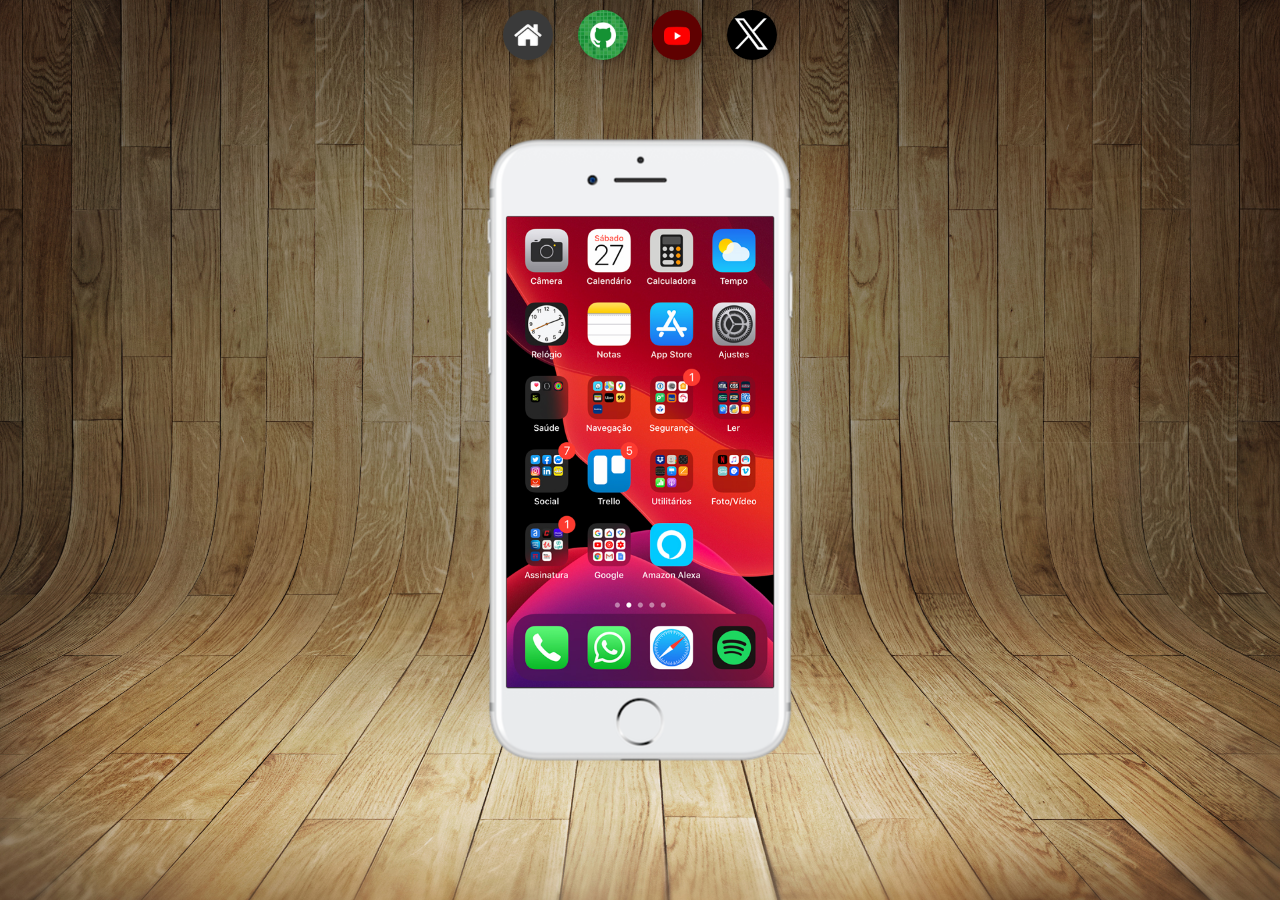
<file: index.html>
<!DOCTYPE html>
<html lang="pt-br">
<head>
    <meta charset="UTF-8">
    <meta name="viewport" content="width=device-width, initial-scale=1.0">
    <link rel="shortcut icon" href="JL.ico" type="image/x-icon">
    <link rel="stylesheet" href="estilos/style.css">
    <title>Projeto Redes Sociais</title>
</head>
<body>
    <main>
        <section id="telefone">
            <iframe src="home.html" name="tela" id="tela" frameborder="0">
                Seu naveador não consegui acessar o layout.!
            </iframe>
        </section>
        <section id="redes-sociais">
            <a href="home.html" target="tela"><img src="imagens/logo-home.jpg" alt="Home"></a>
            <a href="github.html" target="tela"><img src="imagens/logo-github.jpg" alt="Github"></a> 
            <a href="youtube.html" target="tela"><img src="imagens/logo-youtube.jpg" alt="Youtube"></a>
            <a href="x.html" target="tela"><img src="imagens/x.png" alt=""></a>
        </section>
    </main>
</body>
</html>
</file>
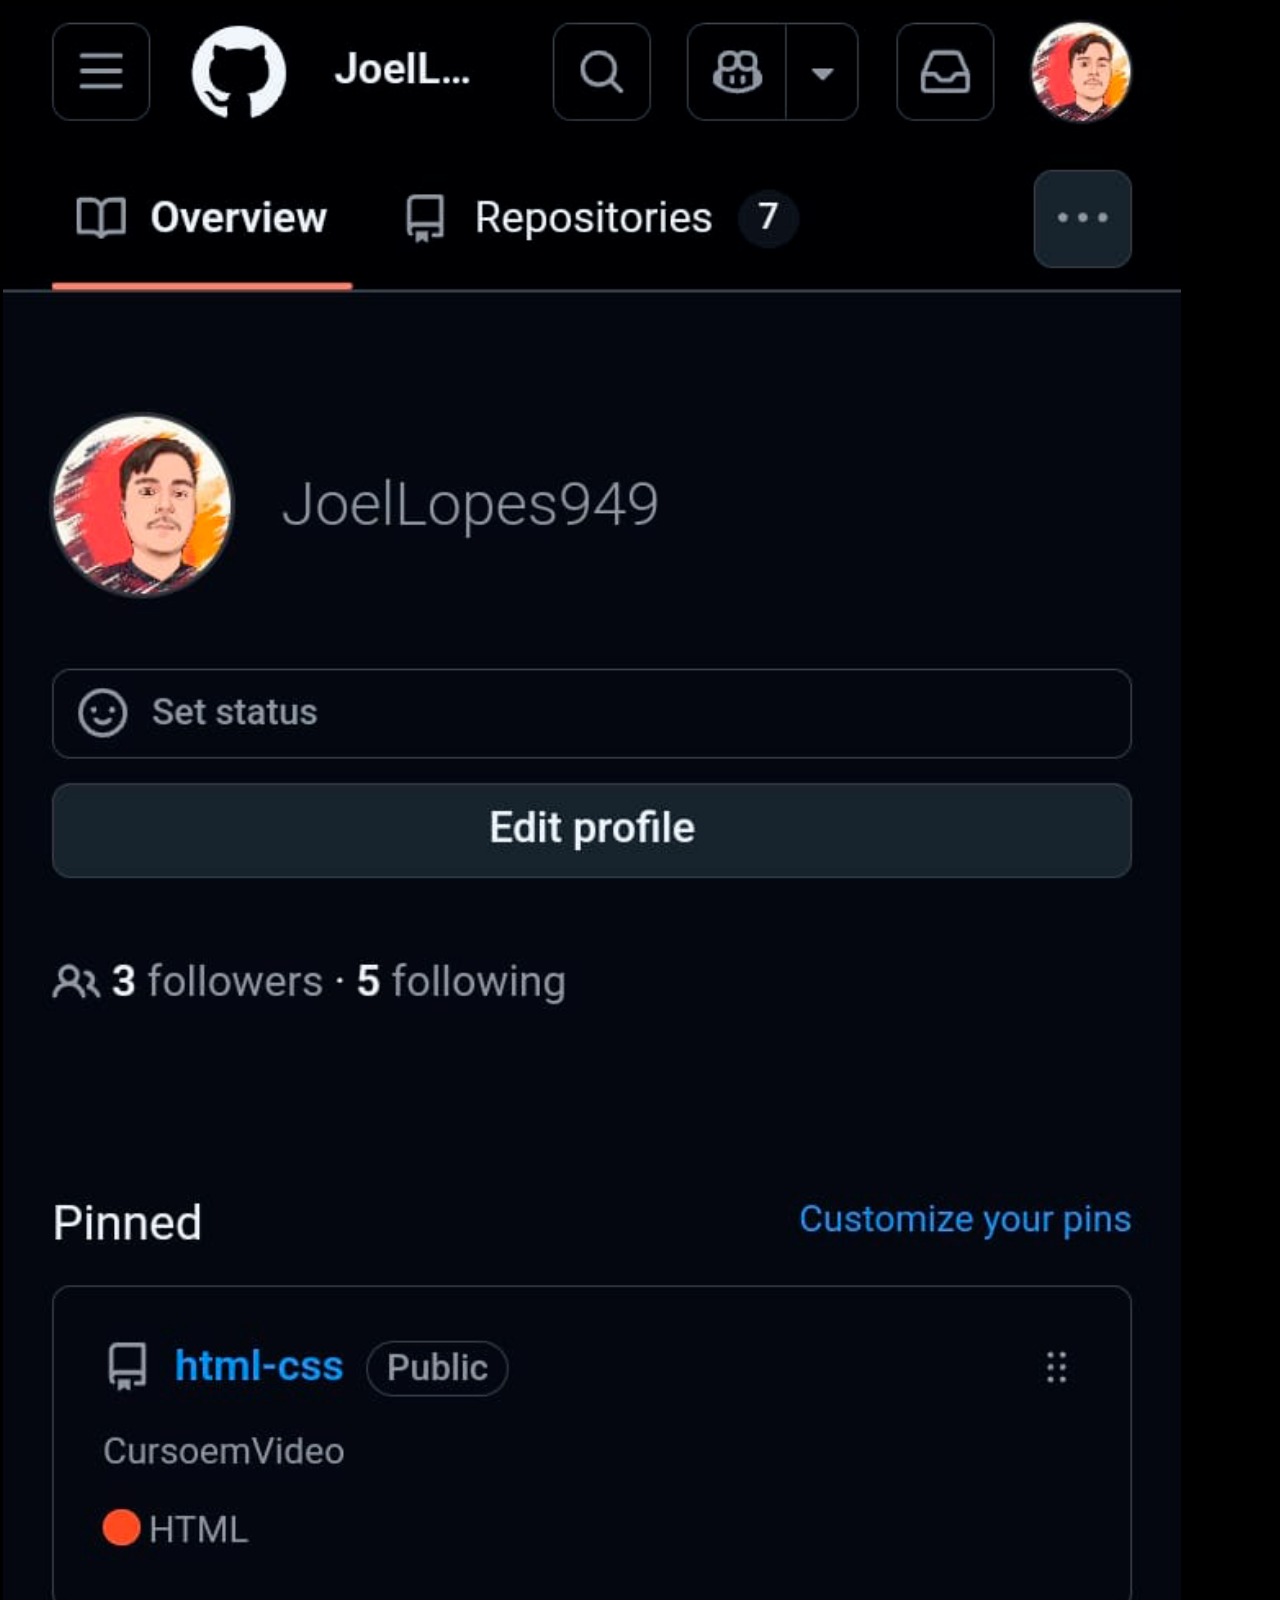
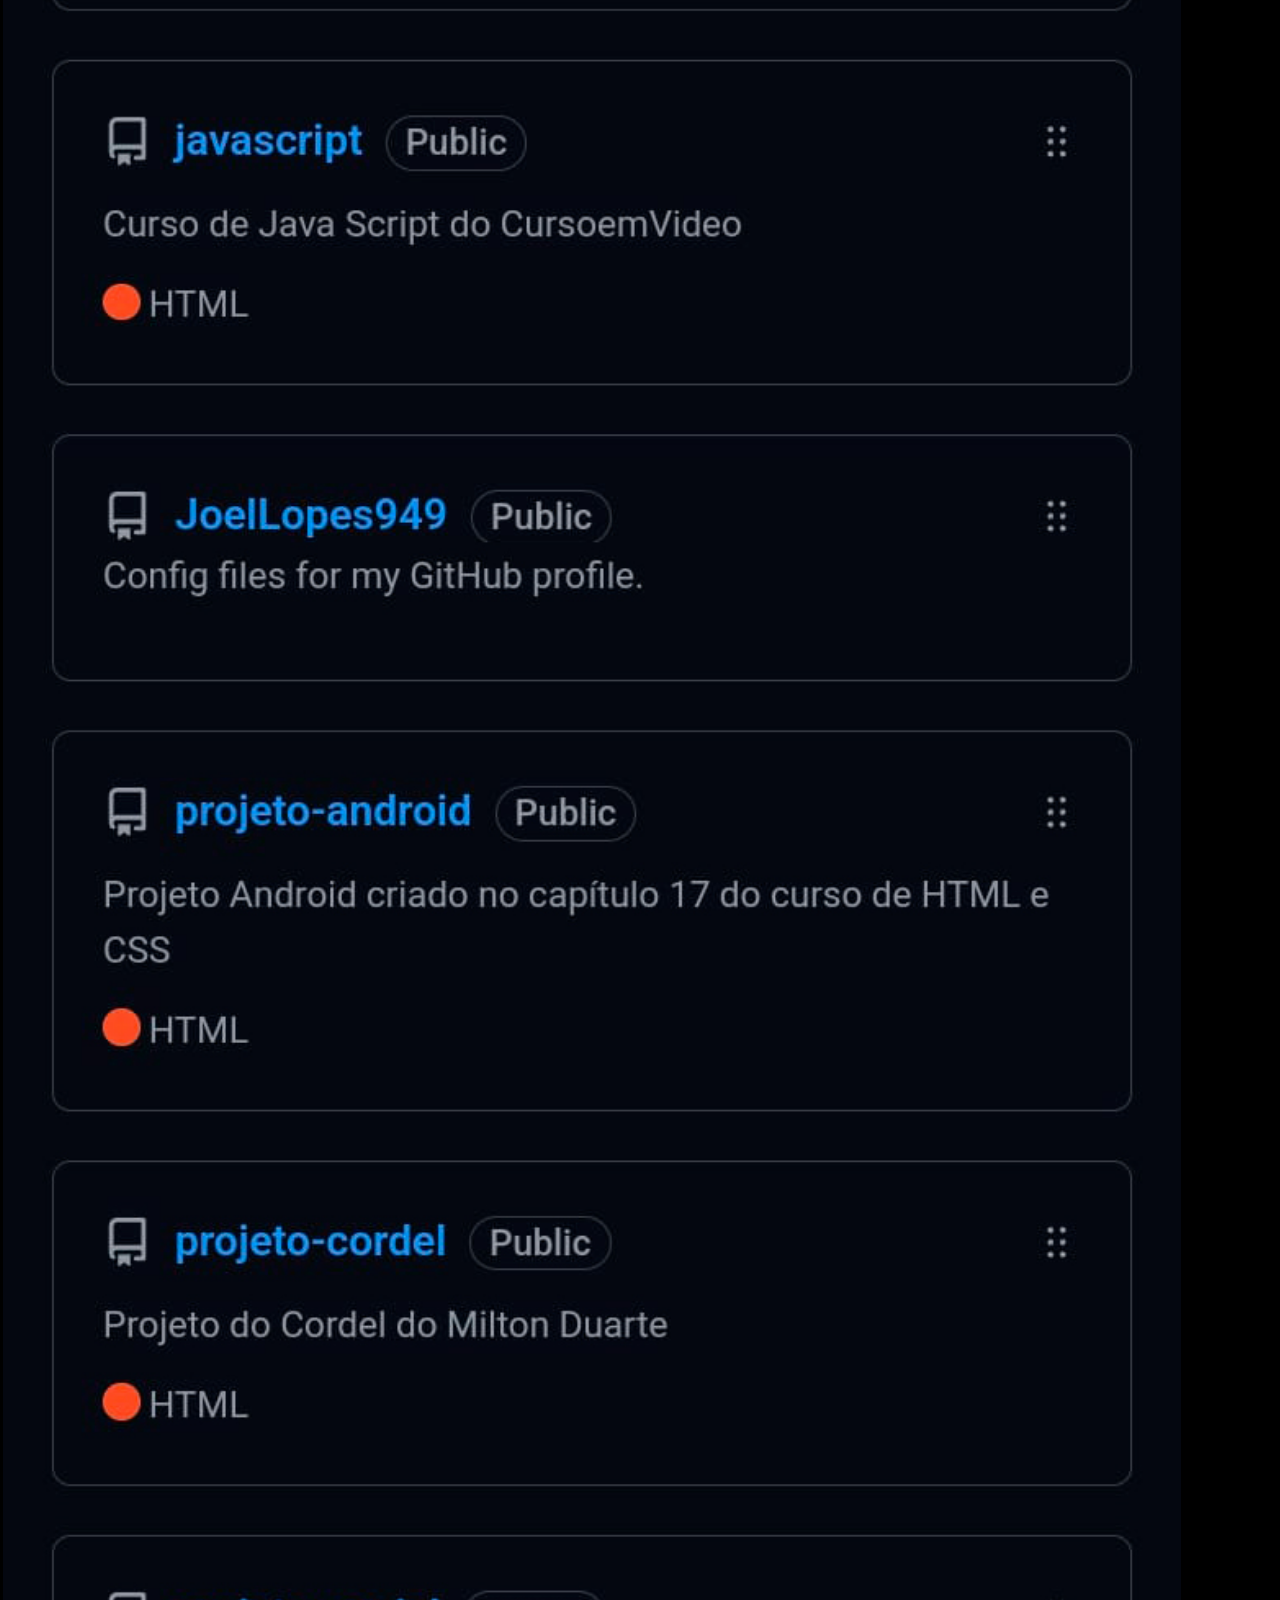
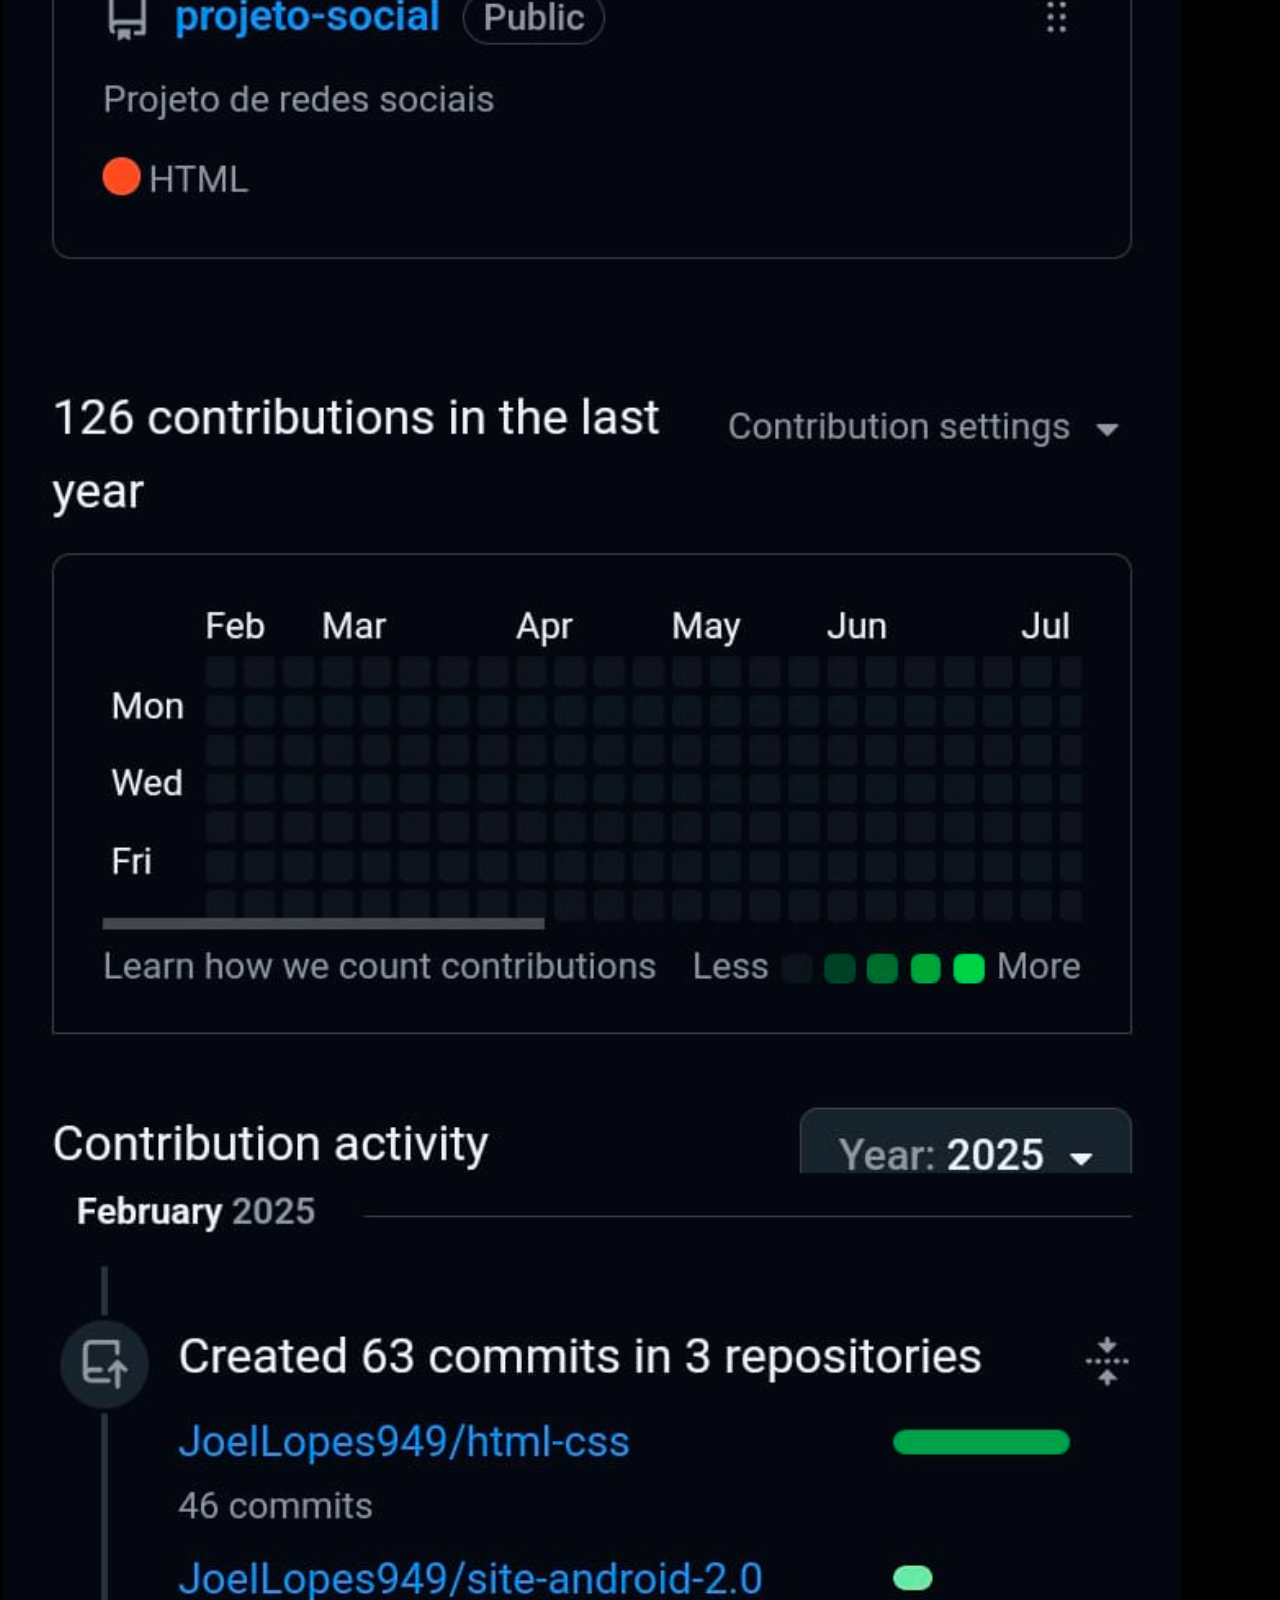
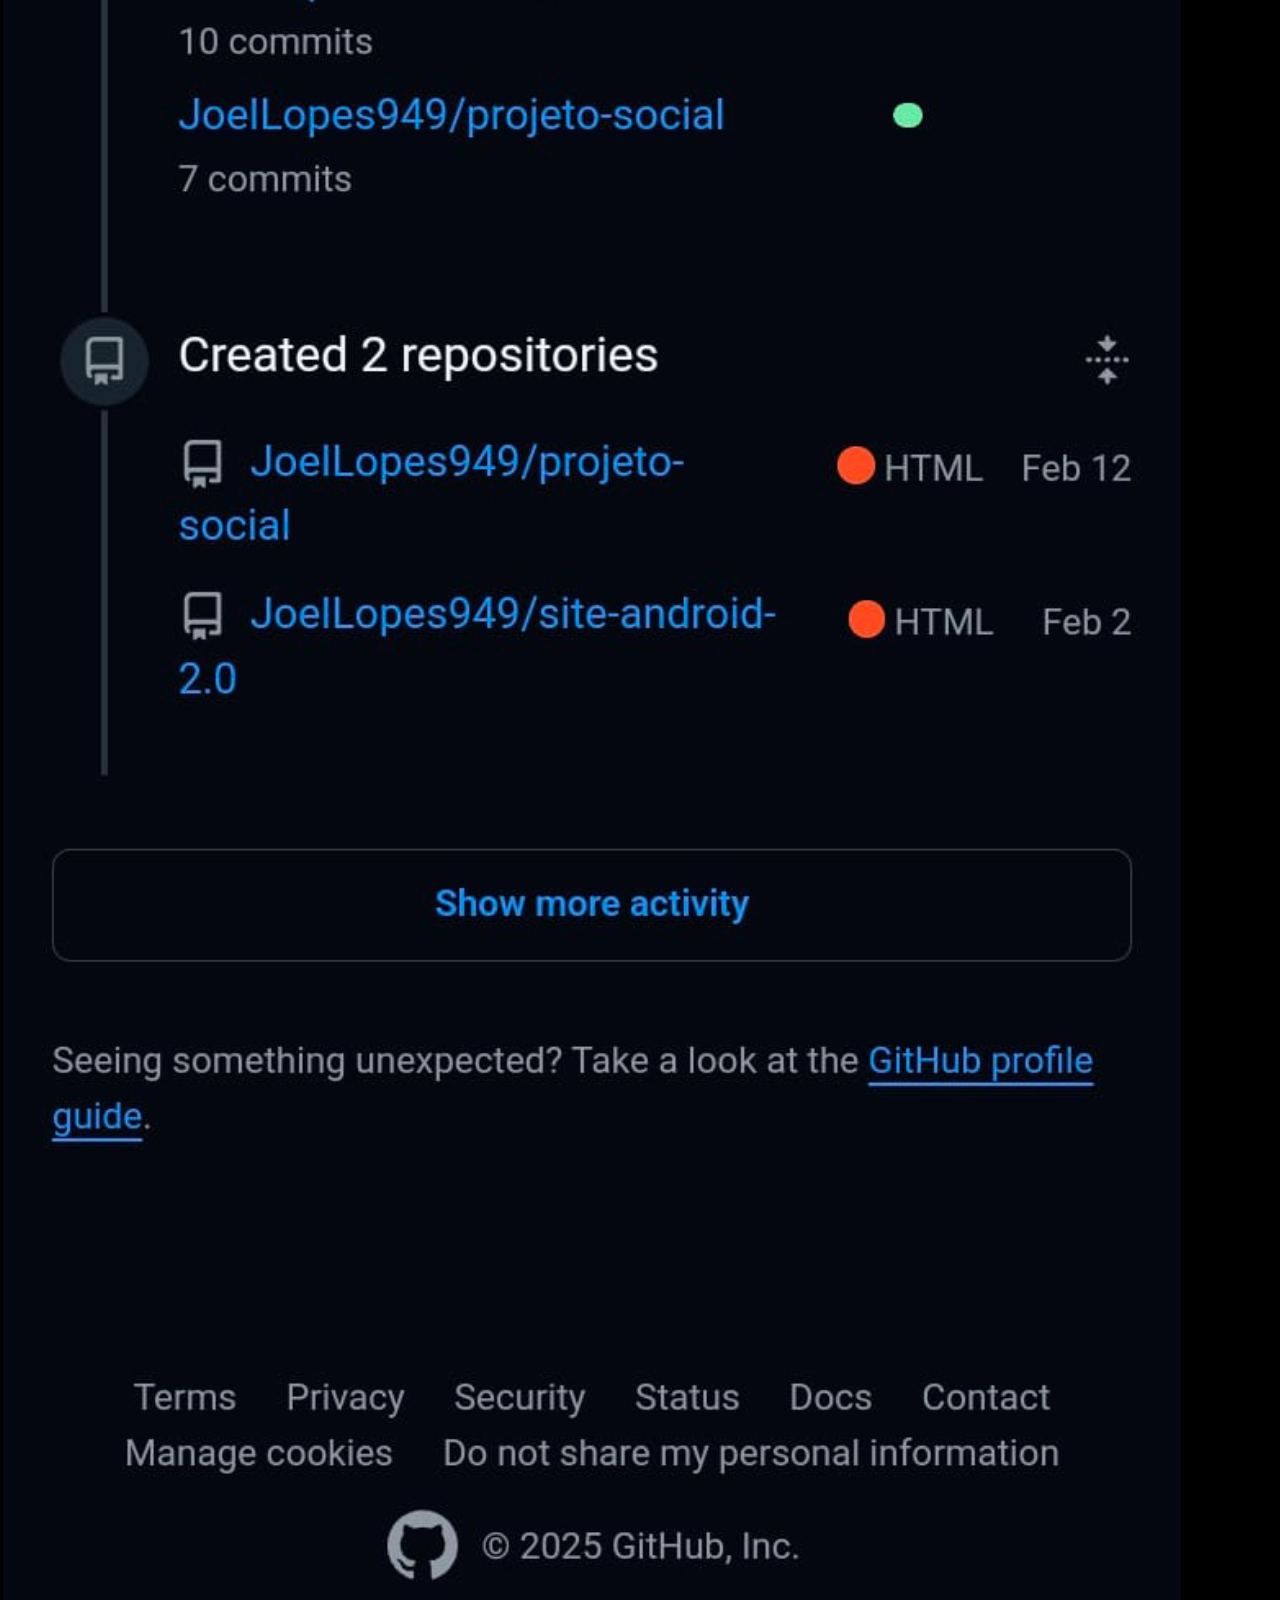
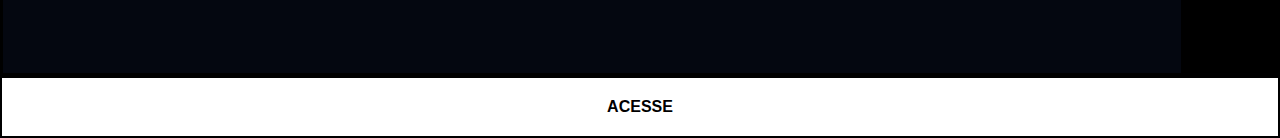
<file: github.html>
<!DOCTYPE html>
<html lang="pt-br">
<head>
    <meta charset="UTF-8">
    <meta name="viewport" content="width=device-width, initial-scale=1.0">
    <title>Github</title>
    <link rel="stylesheet" href="estilos/social.css">
</head>
<body>
    <img src="imagens/github-joel.jpg" alt="Github">
    <a href="https://github.com/JoelLopes949" target="_blank" class="github">ACESSE</a>
</body>
</html>
</file>
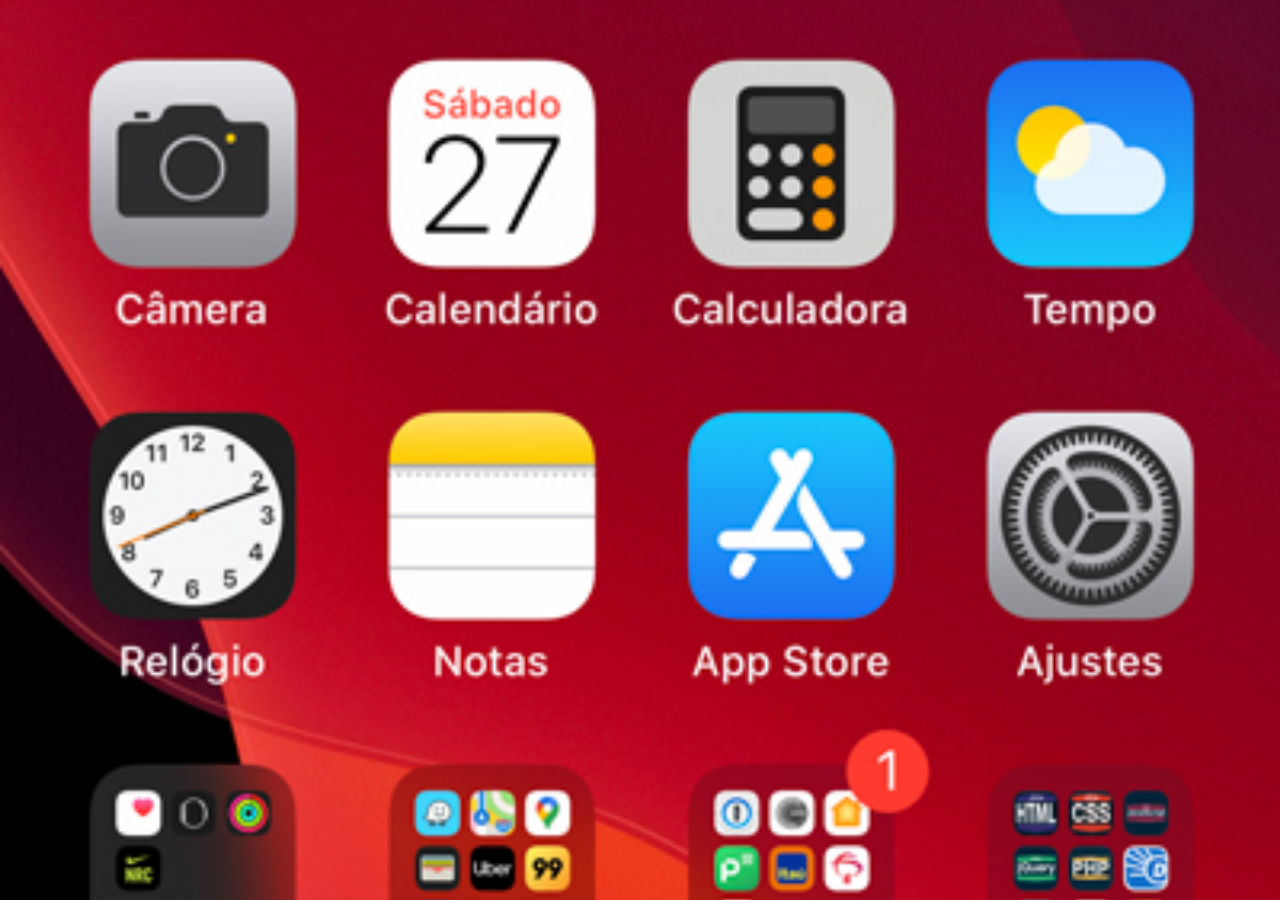
<file: home.html>
<!DOCTYPE html>
<html lang="pt-br">
<head>
    <meta charset="UTF-8">
    <meta name="viewport" content="width=device-width, initial-scale=1.0">
    <title>Home</title>
    <style>
        * {
            margin: 0px;
            padding: 0px;
        }

        body {
            height: 100vh;
            width: 100vw;
            background: black url('imagens/tela-home.jpg') no-repeat top center;
            background-size: cover;
        }
    </style>
</head>
<body>
    
</body>
</html>
</file>
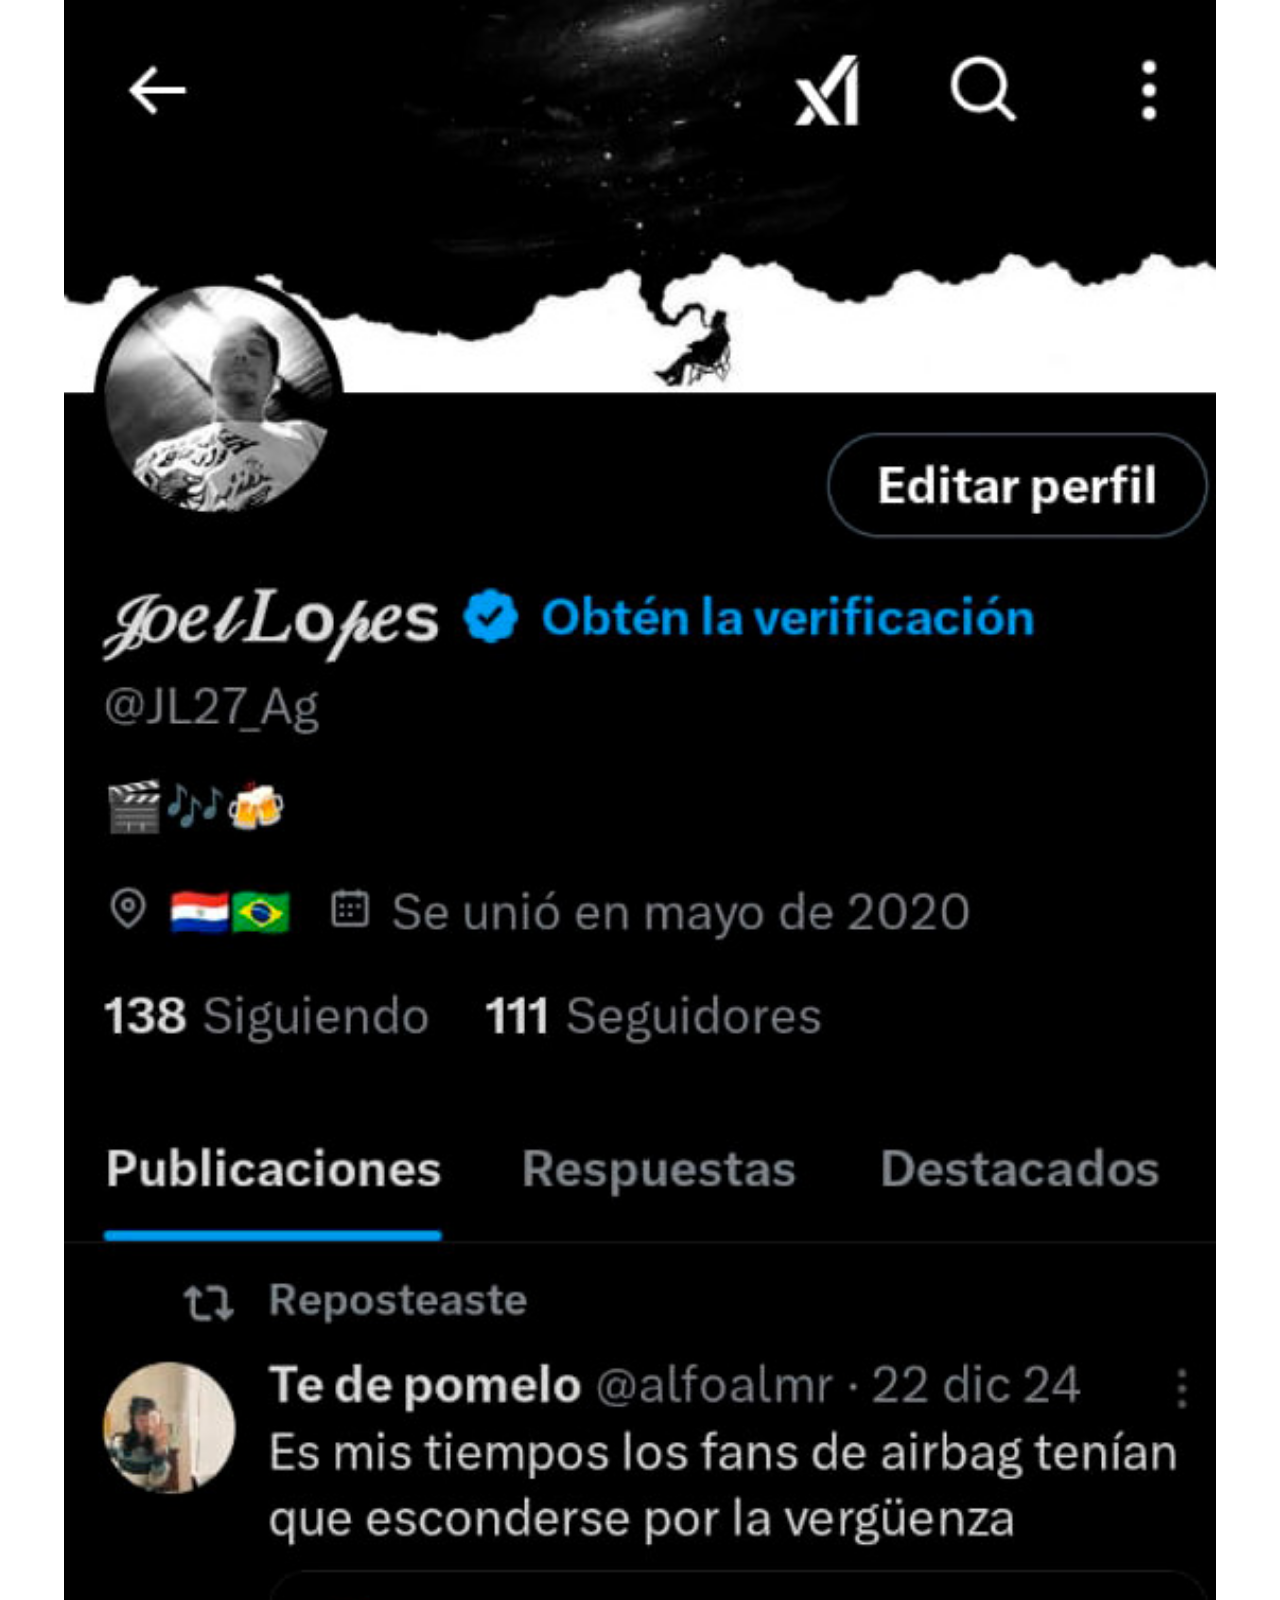
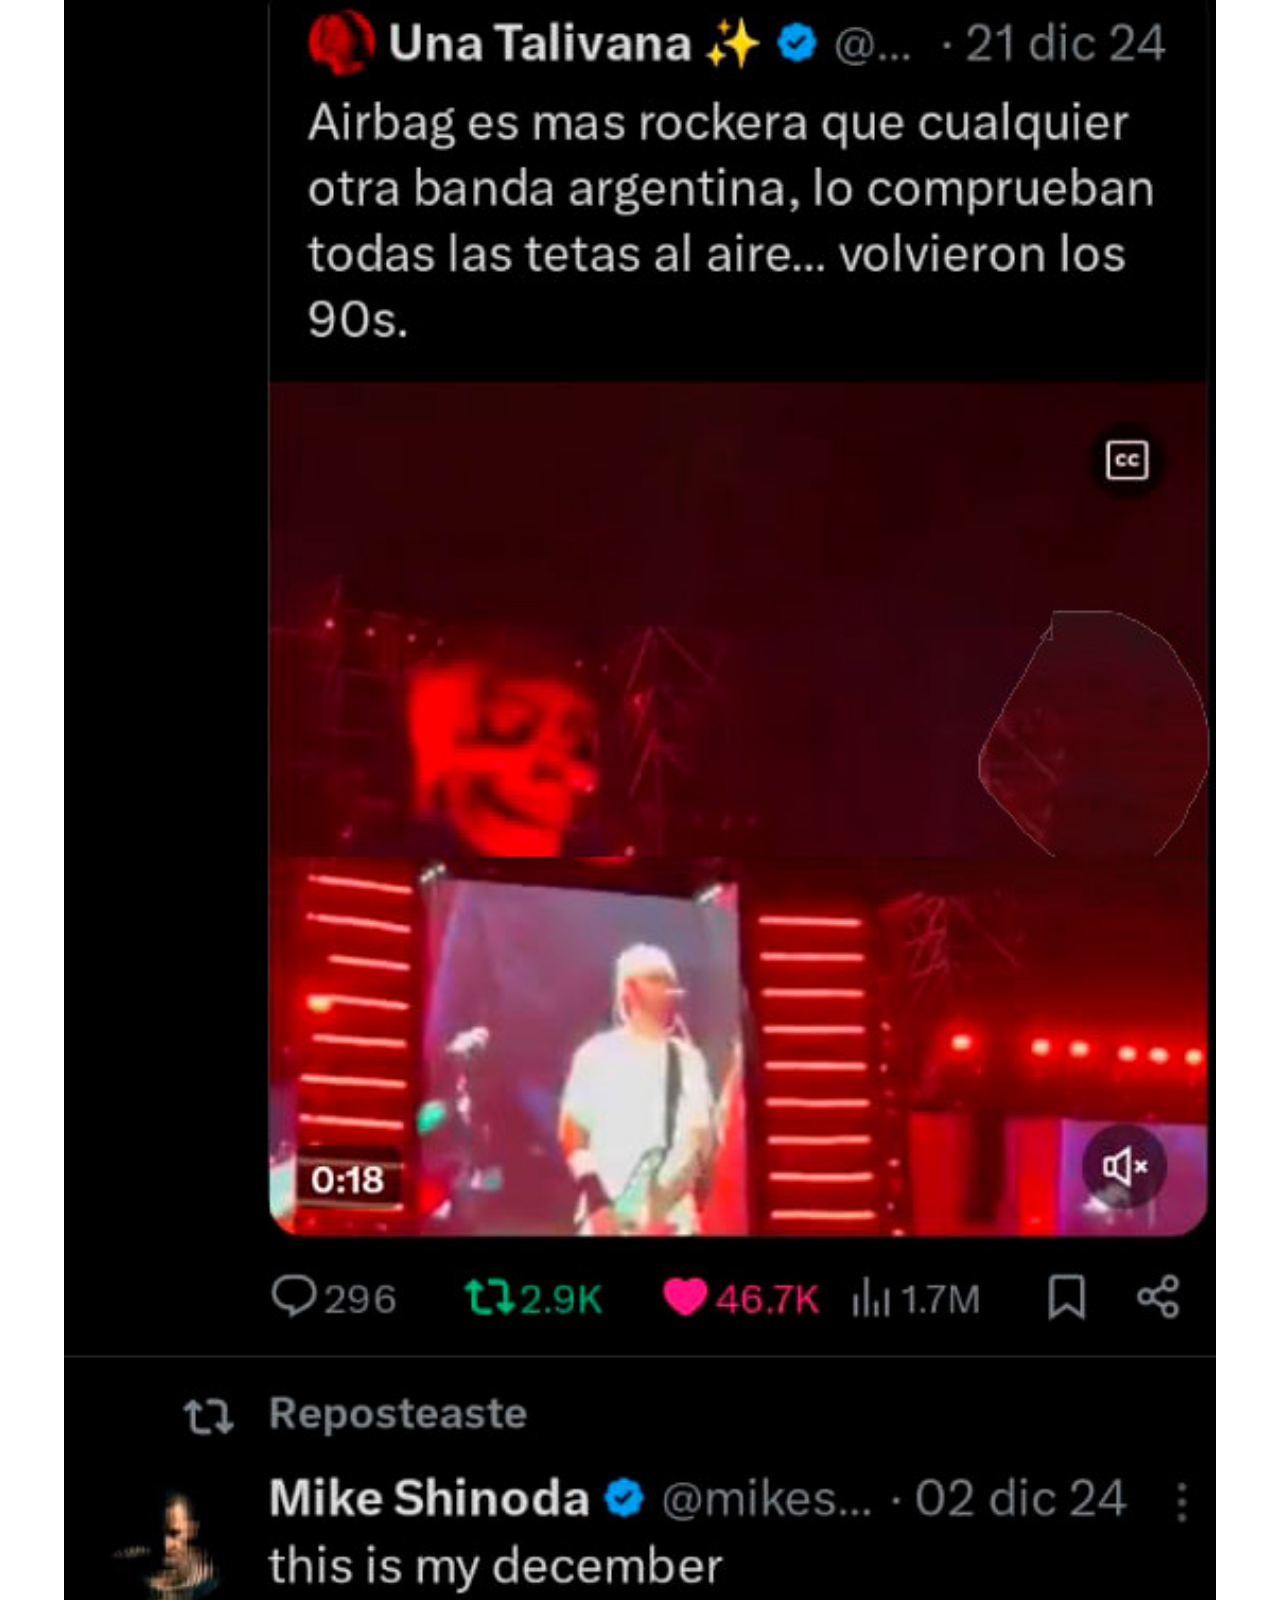
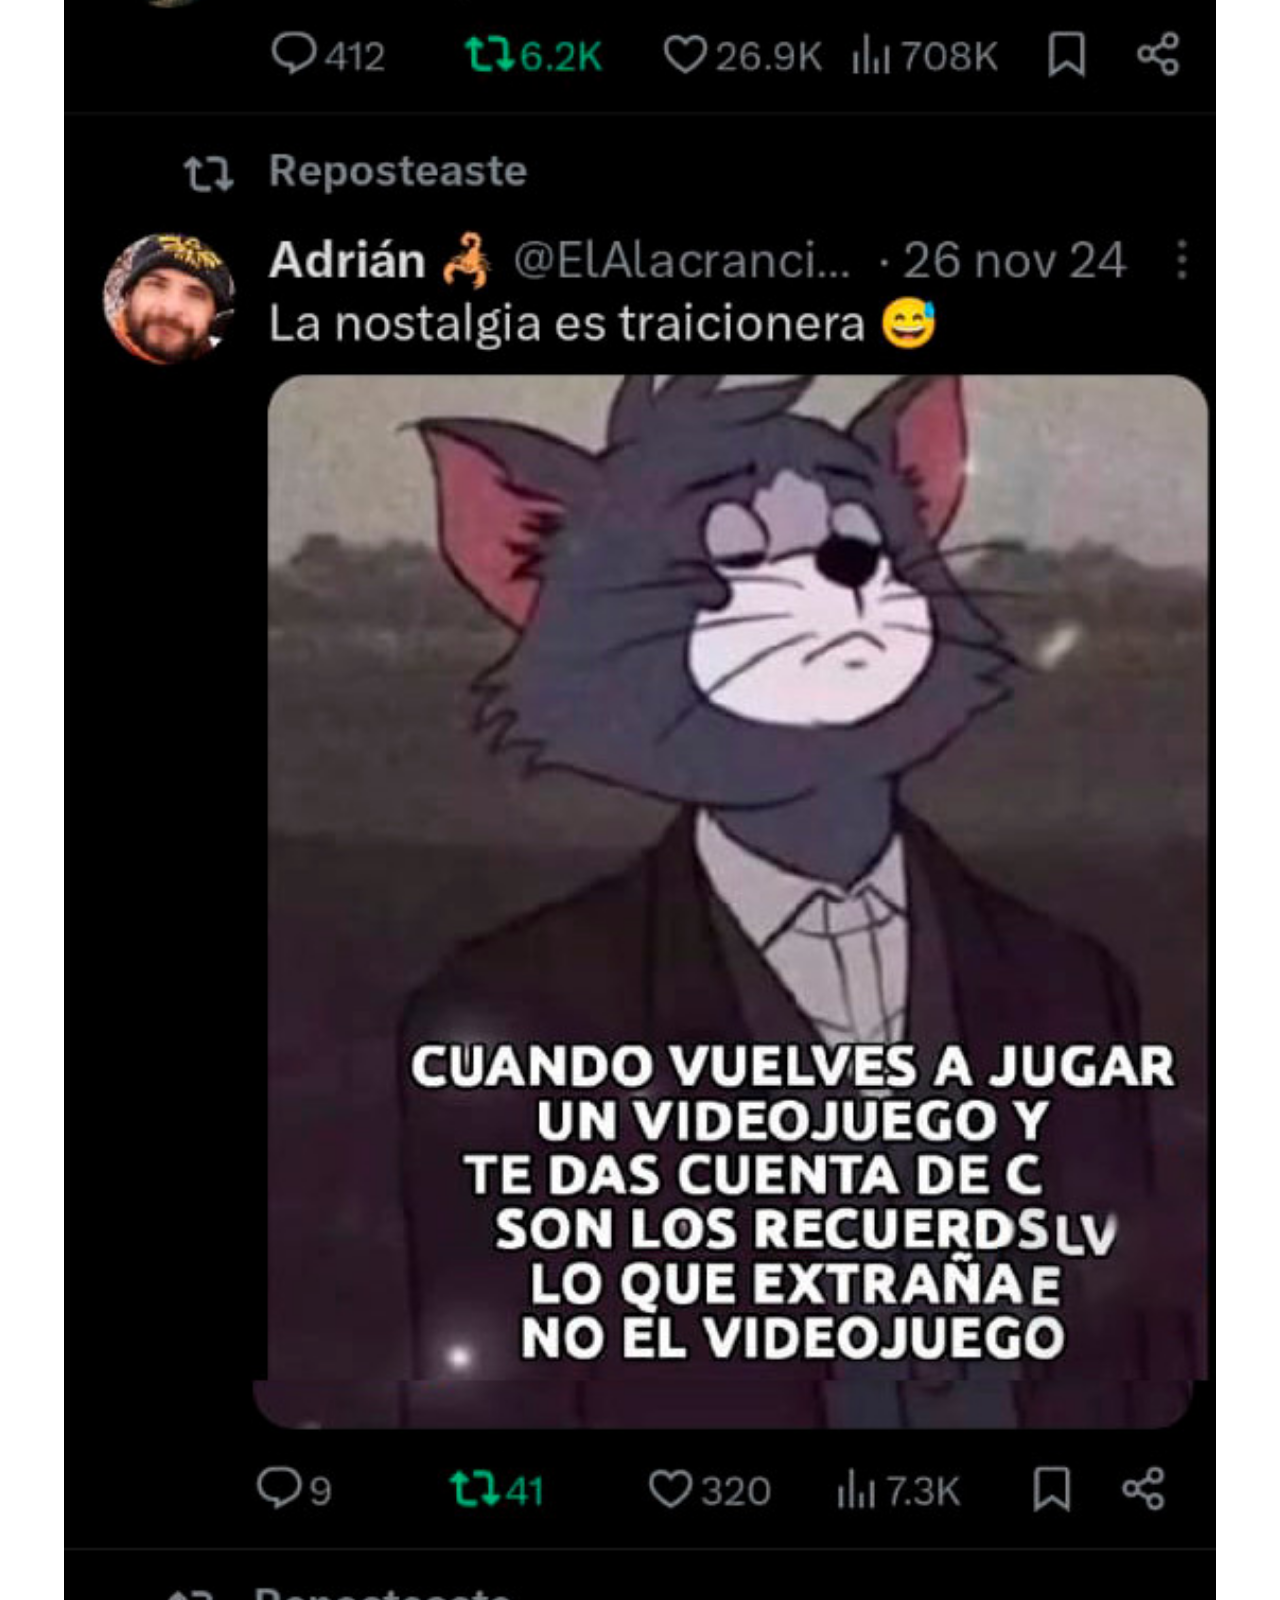
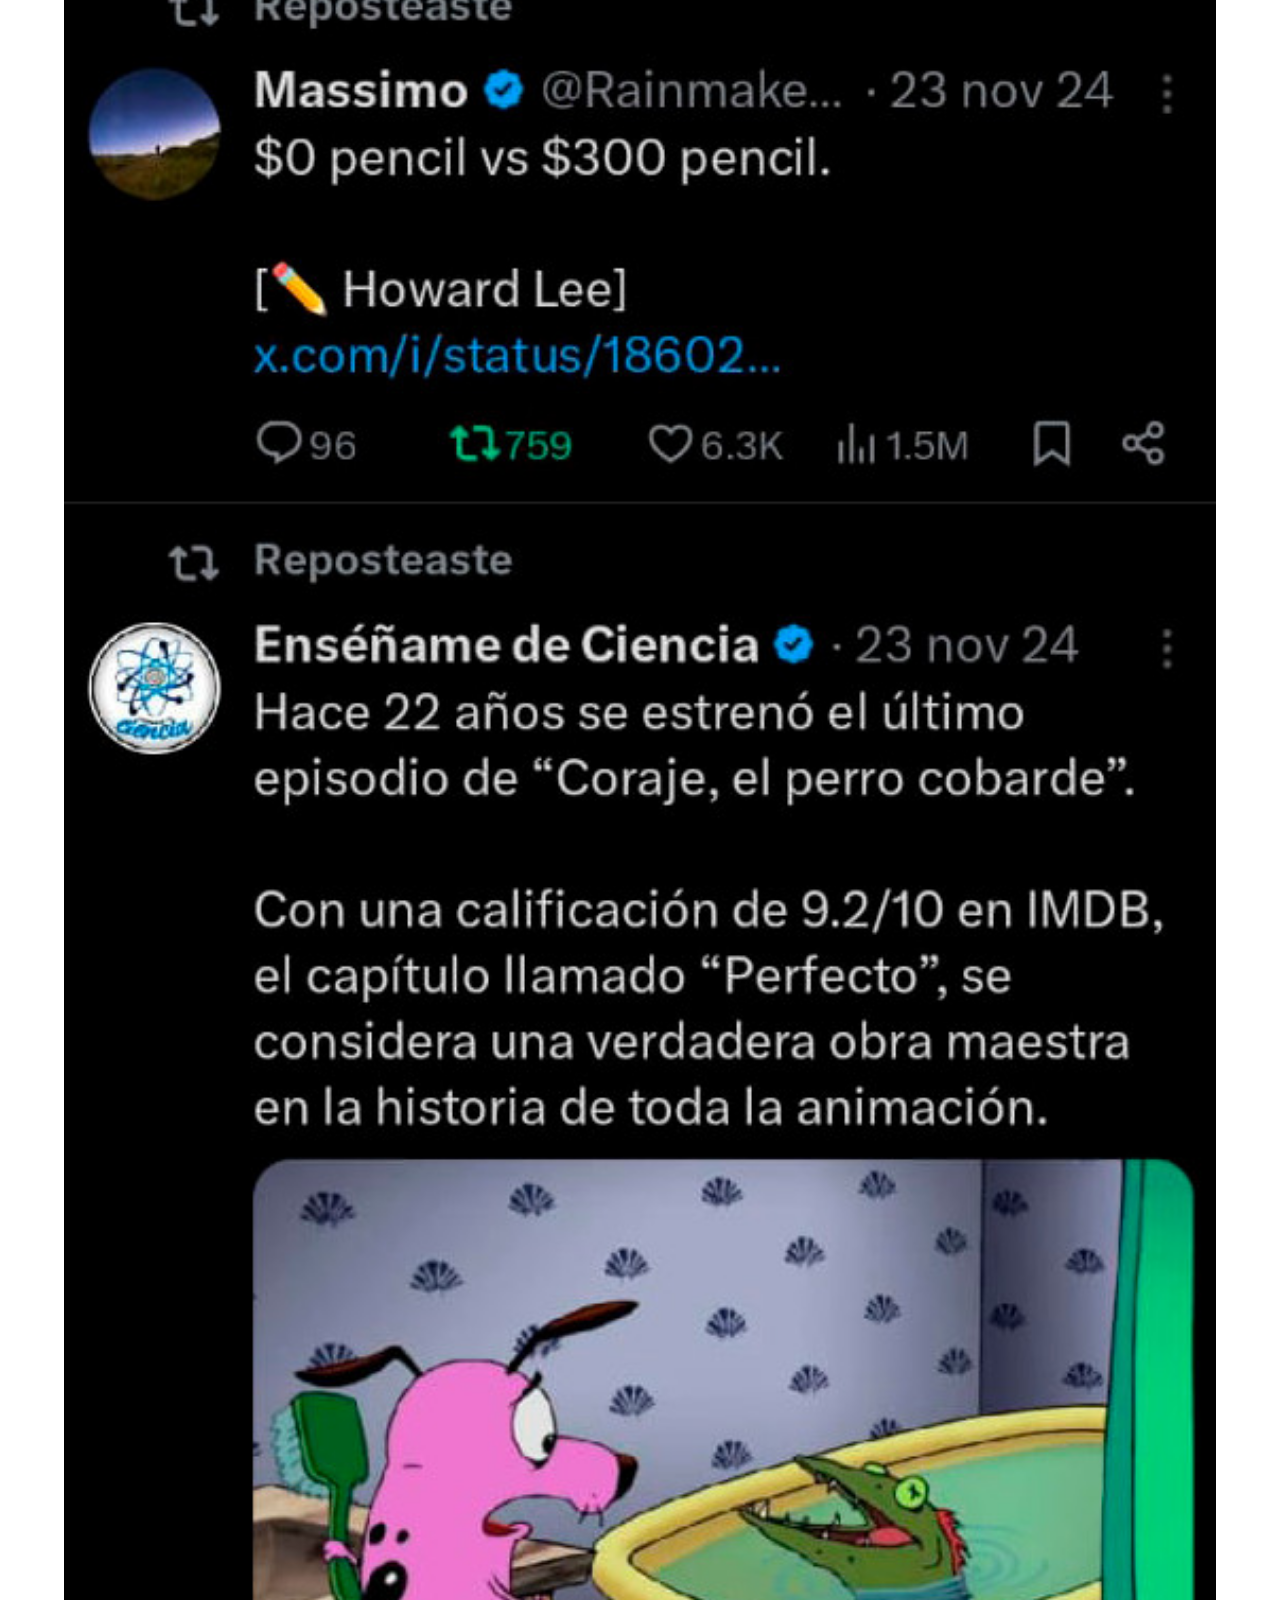
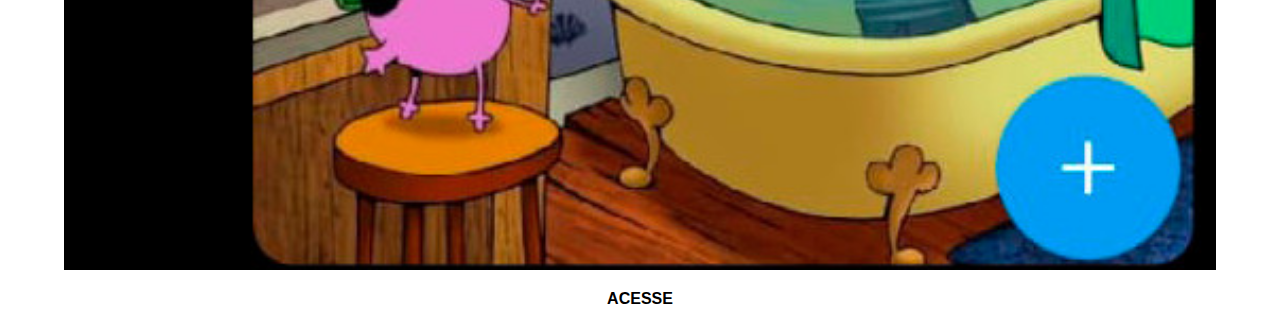
<file: x.html>
<!DOCTYPE html>
<html lang="pt-br">
<head>
    <meta charset="UTF-8">
    <meta name="viewport" content="width=device-width, initial-scale=1.0">
    <title>Perfil do X</title>
    <style>
        * {
            margin: 0px;
            padding: 0px;
            font-family: Arial, Helvetica, sans-serif;
        }
        img {
            display: block;
            margin: auto;
            width: 90vw;
        }
        a {
            display: block;
            background-color: white;
            padding: 20px;
            text-align: center;
            color: black;
            font-weight: bolder;
            text-decoration: none;
        }
        a:hover {
            text-decoration: underline;
        }
    </style>
</head>
<body>
    <img src="imagens/x-01.jpg" alt="X">
    <a href="https://x.com/JL27_Ag" target="_blank">ACESSE</a>
</body>
</html>
</file>
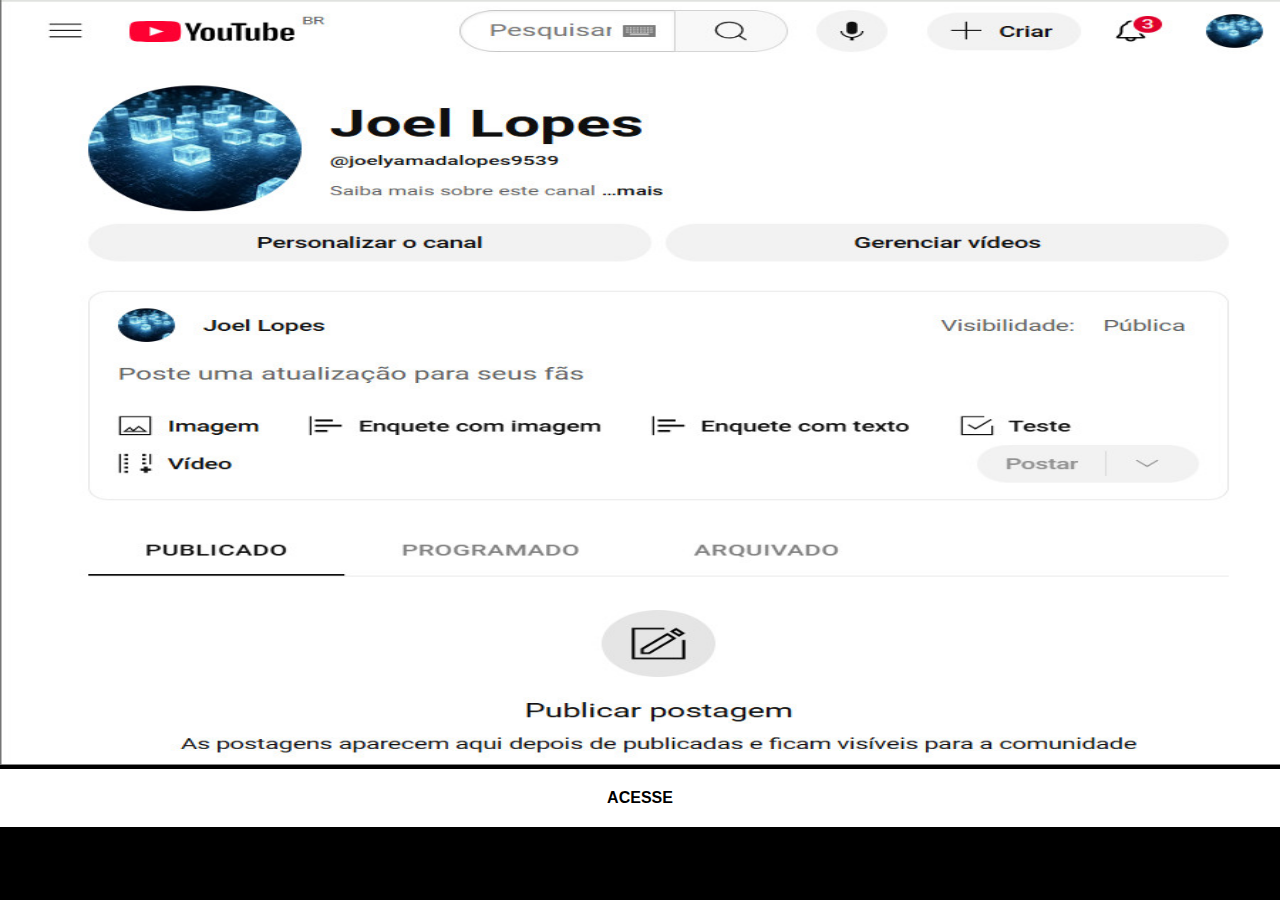
<file: youtube.html>
<!DOCTYPE html>
<html lang="pt-br">
<head>
    <meta charset="UTF-8">
    <meta name="viewport" content="width=device-width, initial-scale=1.0">
    <title>Youtube</title>
    <link rel="stylesheet" href="estilos/social.css">
    <style>
        * {
            margin: 0px;
            padding: 0px;
        }
        img {
            height: 85vh;
            width: 100vw;
        }
    </style>
</head>
<body>
    <img src="imagens/youtube-joel.jpg" alt="Youtube">
    <a href="https://www.youtube.com/@joelyamadalopes9539" target="_blank">ACESSE</a>
</body>
</html>
</file>
<file: estilos/style.css>
@charset "UTF-8";

* {
    margin: 0px;
    padding: 0px;
    font-family: Arial, Helvetica, sans-serif;
}

html, body {
    height: 100vh;
    width: 100vw;
    background-color: black;
}

body {
    background: url('../imagens/fundo-madeira.jpg') no-repeat top center;
    background-size: cover;
    background-attachment: fixed;
}

main {
    position: relative;
    height: 100vh;
}

section#telefone {
    position: absolute;
    top: 50%;
    left: 50%;
    transform: translate(-50%, -50%);

    height: 627px;
    width: 311px;
    background: url('../imagens/frame-iphone.png') no-repeat;
}

iframe#tela {
    position: relative;
    top: 80px;
    left: 22px;
    width: 267px;
    height: 471px;
}

section#redes-sociais {
    text-align: center;
}

section#redes-sociais img {
    width: 50px;
    margin: 10px;
    border-radius: 50%;
    box-shadow: 2px 2px 5px rgba(0, 0, 0, 0.232);
    box-sizing: border-box;
}

section#redes-sociais img:hover {
    border: 2px solid rgba(255, 255, 255, 0.344);
    transform: translate(-3px, -3px);
    box-shadow: 5px 5px 10px rgba(0, 0, 0, 0.451);
    transition: 0.2s, border 0.4s;
}
</file>
<file: estilos/social.css>
@charset "UTF-8";

* {
    margin: 0px;
    padding: 1px;
    font-family: Arial, Helvetica, sans-serif;
    background-color: black;
}
/*::-webkit-scrollbar {
    width: 0px;
    height: 0px;
    Para não ter a barra de rolagem*/
img {
    width: 92vw;
}
a {
    display: block;
    background-color: white;
    padding: 20px;
    text-align: center;
    color: black;
    font-weight: bolder;
    text-decoration: none;
}
a:hover {
    text-decoration: underline;
}
</file>
